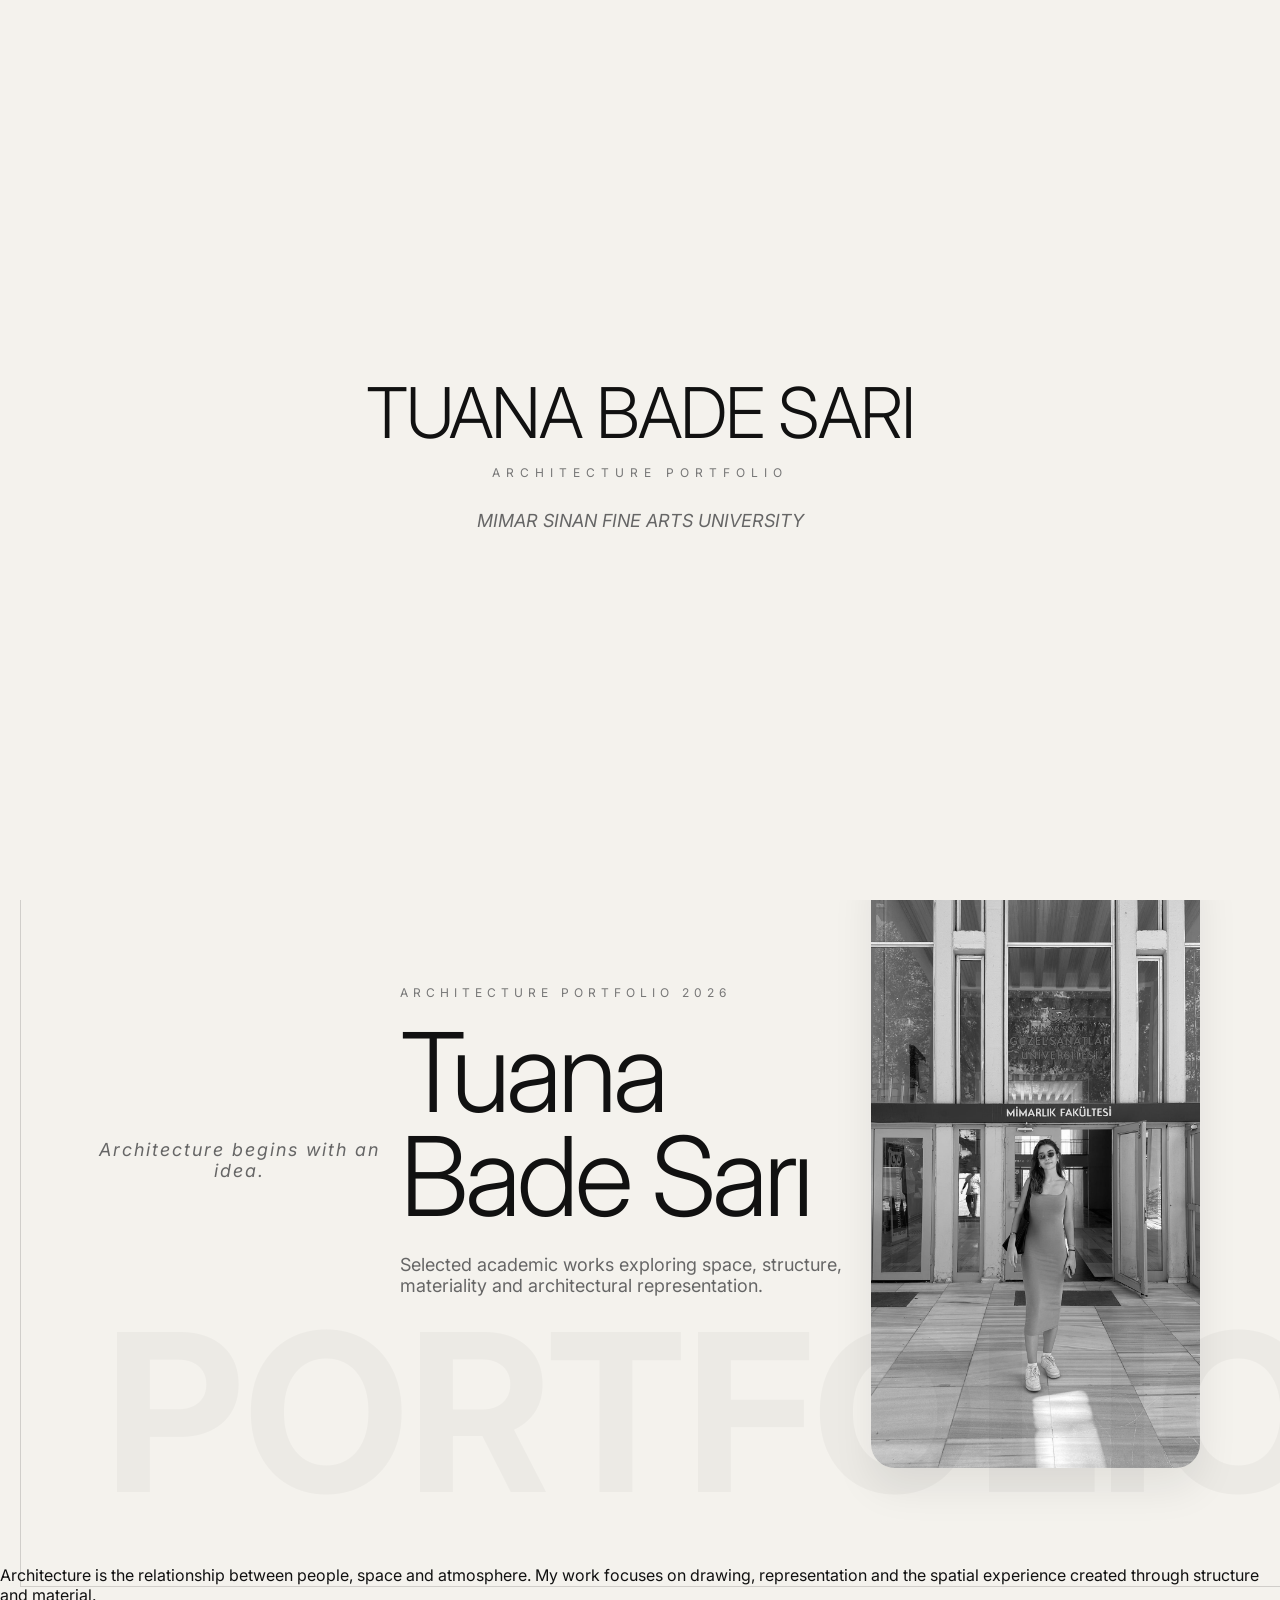
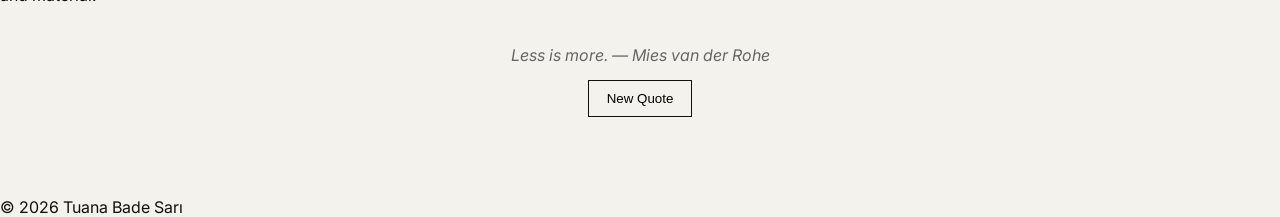
<file: index.html>
<!DOCTYPE html>
<html lang="tr">

<head>
    <meta charset="UTF-8">
    <meta name="viewport" content="width=device-width, initial-scale=1.0">
    <title>Tuana Bade Sarı</title>

    <link rel="stylesheet" href="style.css">
</head>

<body>

<div id="loader">

    <div class="loader-content">

        <h1>TUANA BADE SARI</h1>

        <p>ARCHITECTURE PORTFOLIO</p>

        <span>MIMAR SINAN FINE ARTS UNIVERSITY </span>

    </div>

</div>
    <!-- HEADER -->

    <header class="top">
<div class="portfolio-counter">

    <span>
        PORTFOLIO EXPLORATIONS
    </span>

    <h2 id="projectViews">0</h2>

</div>
        <div class="name">
            TUANA BADE SARI
        </div>

        <nav>

            <a href="about.html" class="cta">
                About
            </a>

            <a href="contact.html" class="cta">
                Contact
            </a>

            <a href="project.html" class="cta">
                View Projects
            </a>

        </nav>

    </header>

    <!-- HERO -->
<div class="studio-clock">

    <span>
        WORKING BETWEEN SPACE & TIME
    </span>

    <h2 id="clock"></h2>

    <p id="date"></p>

    <p class="location">
        ISTANBUL, TR
    </p>

</div>
    <section class="hero">
<div class="architect-message">

    <p id="greeting"></p>

</div>
        <div class="hero-text">

            <p class="portfolio-label">
                ARCHITECTURE PORTFOLIO 2026
            </p>

            <h1>
                Tuana <br>
                Bade Sarı
            </h1>

            <p class="hero-description">
                Selected academic works exploring space,
                structure, materiality and architectural representation.
            </p>

        </div>

        <div class="hero-image">
            <img src="WhatsApp Image 2026-05-31 at 15.47.54.jpeg"
                 alt="Tuana Bade Sarı">
        </div>

    </section>

    <!-- INTRO -->

    <section class="intro">

        <p>
            Architecture is the relationship between people,
            space and atmosphere. My work focuses on drawing,
            representation and the spatial experience created
            through structure and material.
        </p>

    </section>

    <!-- ARCHITECT QUOTE -->

    <section class="quote-mini">

        <p id="quote">
            Less is more. — Mies van der Rohe
        </p>

        <button id="quoteBtn">
            New Quote
        </button>

    </section>

    <!-- FOOTER -->

    <footer>

        <p>
            © 2026 Tuana Bade Sarı
        </p>

    </footer>
<button id="themeBtn" class="theme-btn">
    Dark Mode
</button>
    <script src="script.js"></script>

</body>

</html>
</file>
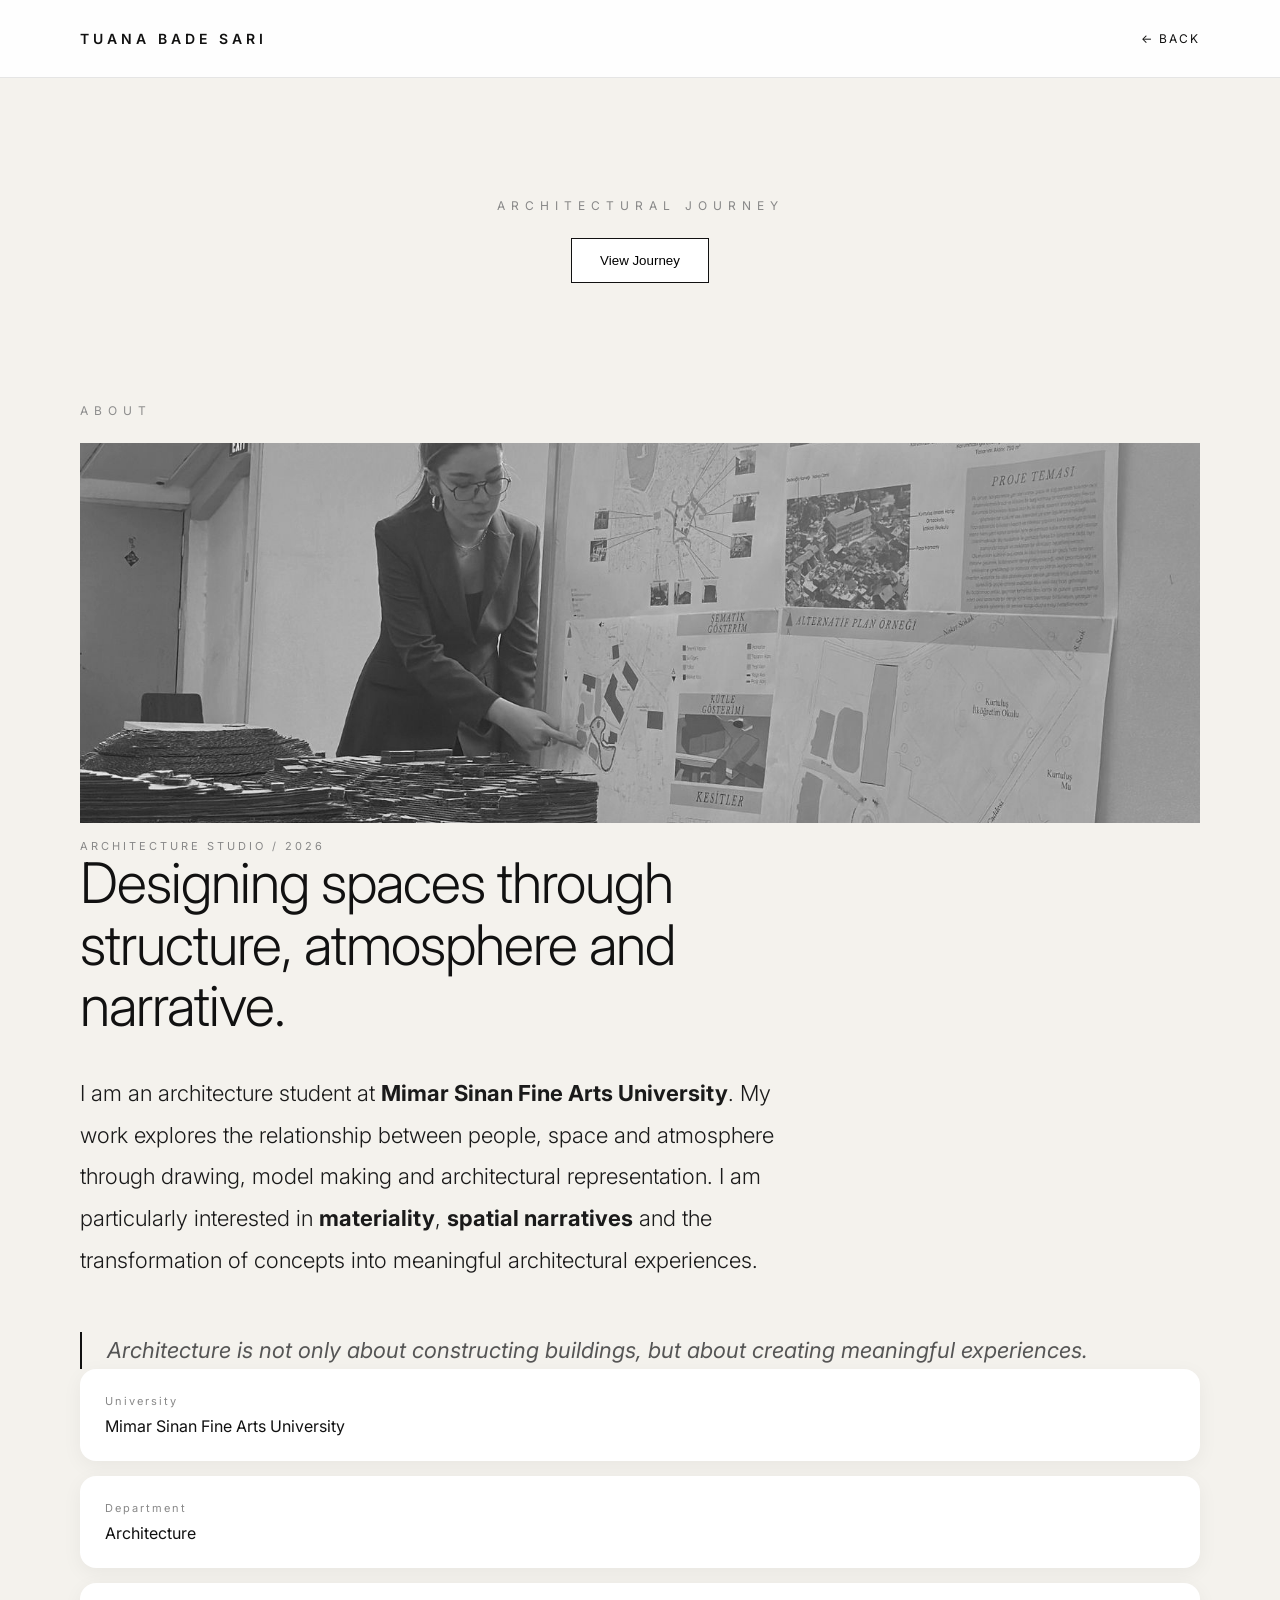
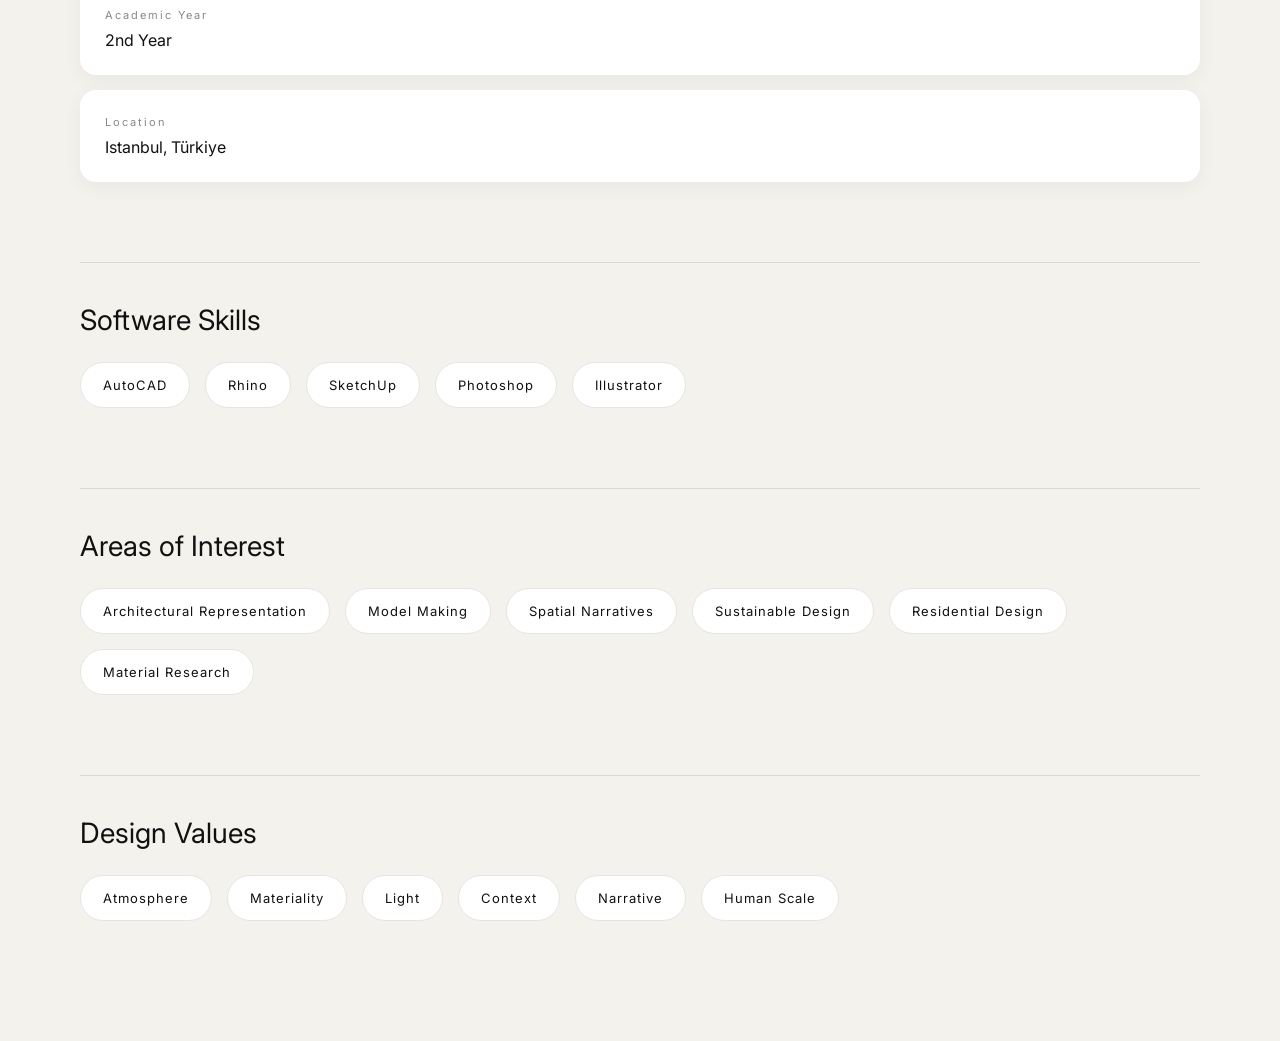
<file: about.html>
<!DOCTYPE html>
<html lang="en">

<head>

    <meta charset="UTF-8">
    <meta name="viewport" content="width=device-width, initial-scale=1.0">

    <title>About | Tuana Bade Sarı</title>

    <link rel="stylesheet" href="style.css">

</head>

<body>

    <!-- HEADER -->

    <header class="top">

        <div class="name">
            TUANA BADE SARI
        </div>

        <nav>

            <a href="index.html" class="back-btn">
                ← Back
            </a>

        </nav>

    </header>

    <!-- JOURNEY -->

    <section class="journey">

        <span class="journey-label">
            ARCHITECTURAL JOURNEY
        </span>

        <button id="journeyBtn">
            View Journey
        </button>

        <div id="journeyContent" class="journey-content">

            <div class="journey-item">
                <h3>2024</h3>
                <p>Beginning Architectural Education</p>
            </div>

            <div class="journey-line"></div>

            <div class="journey-item">
                <h3>2025</h3>
                <p>Exploring Residential Design</p>
            </div>

            <div class="journey-line"></div>

            <div class="journey-item">
                <h3>2026</h3>
                <p>Developing Digital Portfolio</p>
            </div>

        </div>

    </section>

    <!-- ABOUT -->

    <section id="about" class="about">

        <div class="about-header">

            <span class="about-label">
                ABOUT
            </span>

            <div class="about-photo">

                <img src="WhatsApp Image 2026-05-31 at 17.02.25.jpeg"
                     alt="Tuana Bade Sarı">

                <div class="photo-caption">
                    ARCHITECTURE STUDIO / 2026
                </div>

            </div>

            <h2>
                Designing spaces through
                structure, atmosphere and narrative.
            </h2>

        </div>

        <p class="about-main">

            I am an architecture student at
            <strong>Mimar Sinan Fine Arts University</strong>.

            My work explores the relationship between
            people, space and atmosphere through drawing,
            model making and architectural representation.

            I am particularly interested in
            <strong>materiality</strong>,
            <strong>spatial narratives</strong>
            and the transformation of concepts into
            meaningful architectural experiences.

        </p>

        <div class="quote">

            <p>
                Architecture is not only about constructing
                buildings, but about creating meaningful
                experiences.
            </p>

        </div>

        <!-- INFO -->

        <div class="about-info">

            <div class="info-box">
                <span>University</span>
                <h4>Mimar Sinan Fine Arts University</h4>
            </div>

            <div class="info-box">
                <span>Department</span>
                <h4>Architecture</h4>
            </div>

            <div class="info-box">
                <span>Academic Year</span>
                <h4>2nd Year</h4>
            </div>

            <div class="info-box">
                <span>Location</span>
                <h4>Istanbul, Türkiye</h4>
            </div>

        </div>

        <!-- SOFTWARE -->

        <div class="software">

            <h3>Software Skills</h3>

            <div class="software-list">

                <span>AutoCAD</span>
                <span>Rhino</span>
                <span>SketchUp</span>
                <span>Photoshop</span>
                <span>Illustrator</span>

            </div>

        </div>

        <!-- INTERESTS -->

        <div class="interests">

            <h3>Areas of Interest</h3>

            <div class="interest-grid">

                <span>Architectural Representation</span>
                <span>Model Making</span>
                <span>Spatial Narratives</span>
                <span>Sustainable Design</span>
                <span>Residential Design</span>
                <span>Material Research</span>

            </div>

        </div>

        <!-- DESIGN VALUES -->

        <div class="interests">

            <h3>Design Values</h3>

            <div class="interest-grid">

                <span>Atmosphere</span>
                <span>Materiality</span>
                <span>Light</span>
                <span>Context</span>
                <span>Narrative</span>
                <span>Human Scale</span>

            </div>

        </div>

    </section>

    <script src="script.js"></script>

</body>

</html>
</file>
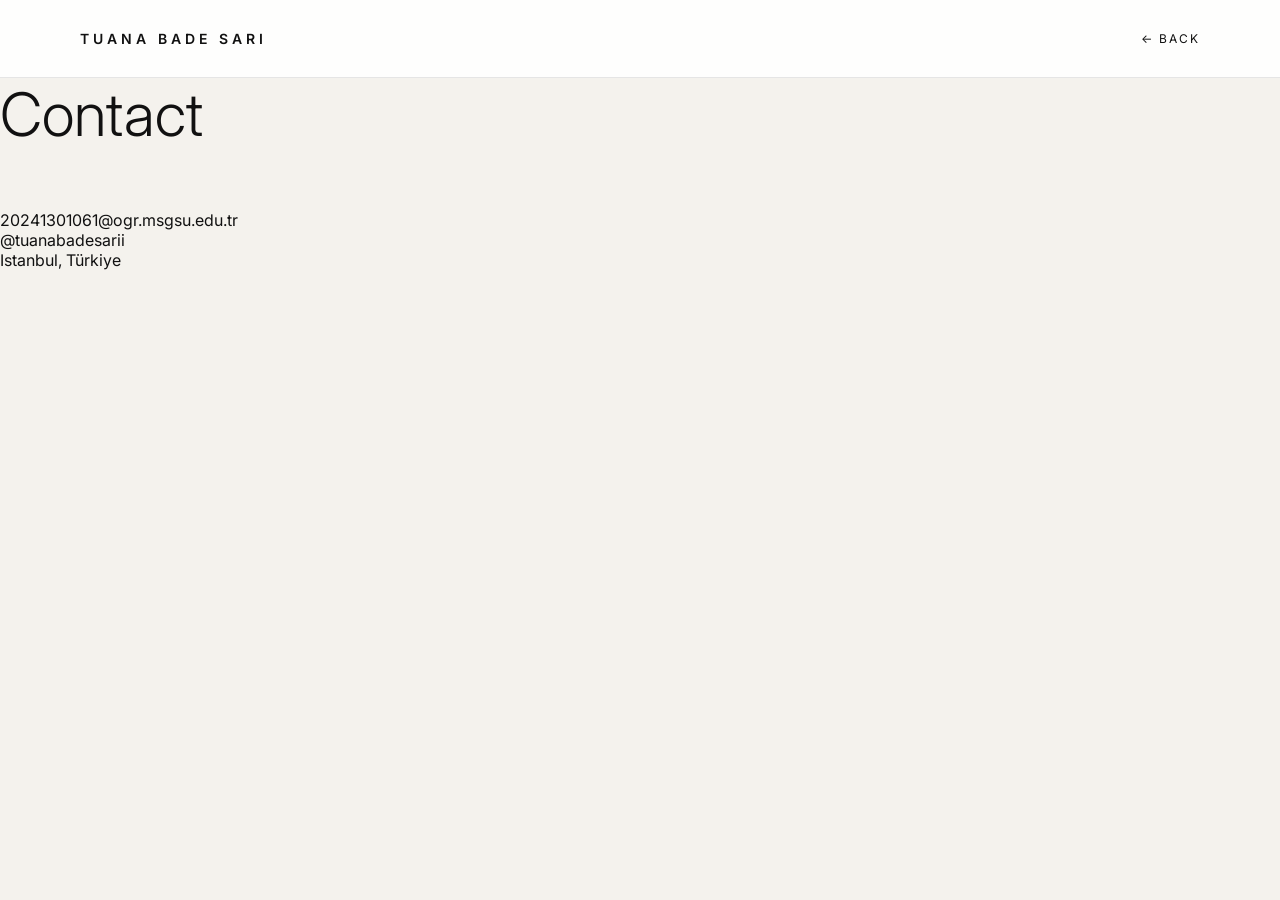
<file: contact.html>
<!DOCTYPE html>
<section id="about" class="contact">

<html lang="en">

<head>
<meta charset="UTF-8">
<meta name="viewport" content="width=device-width, initial-scale=1.0">
<title>Contact</title>

<link rel="stylesheet" href="style.css">
</head>

<body>

<header class="top">

    <div class="name">
        TUANA BADE SARI
    </div>

    <nav>
        <a href="index.html">← Back</a>
    </nav>

</header>

<section id="contact" class="contact">

    <h2 class="section-title">
        Contact
    </h2>

    <p>20241301061@ogr.msgsu.edu.tr</p>

    <p>@tuanabadesarii</p>

    <p>Istanbul, Türkiye</p>

</section>

</body>
</file>
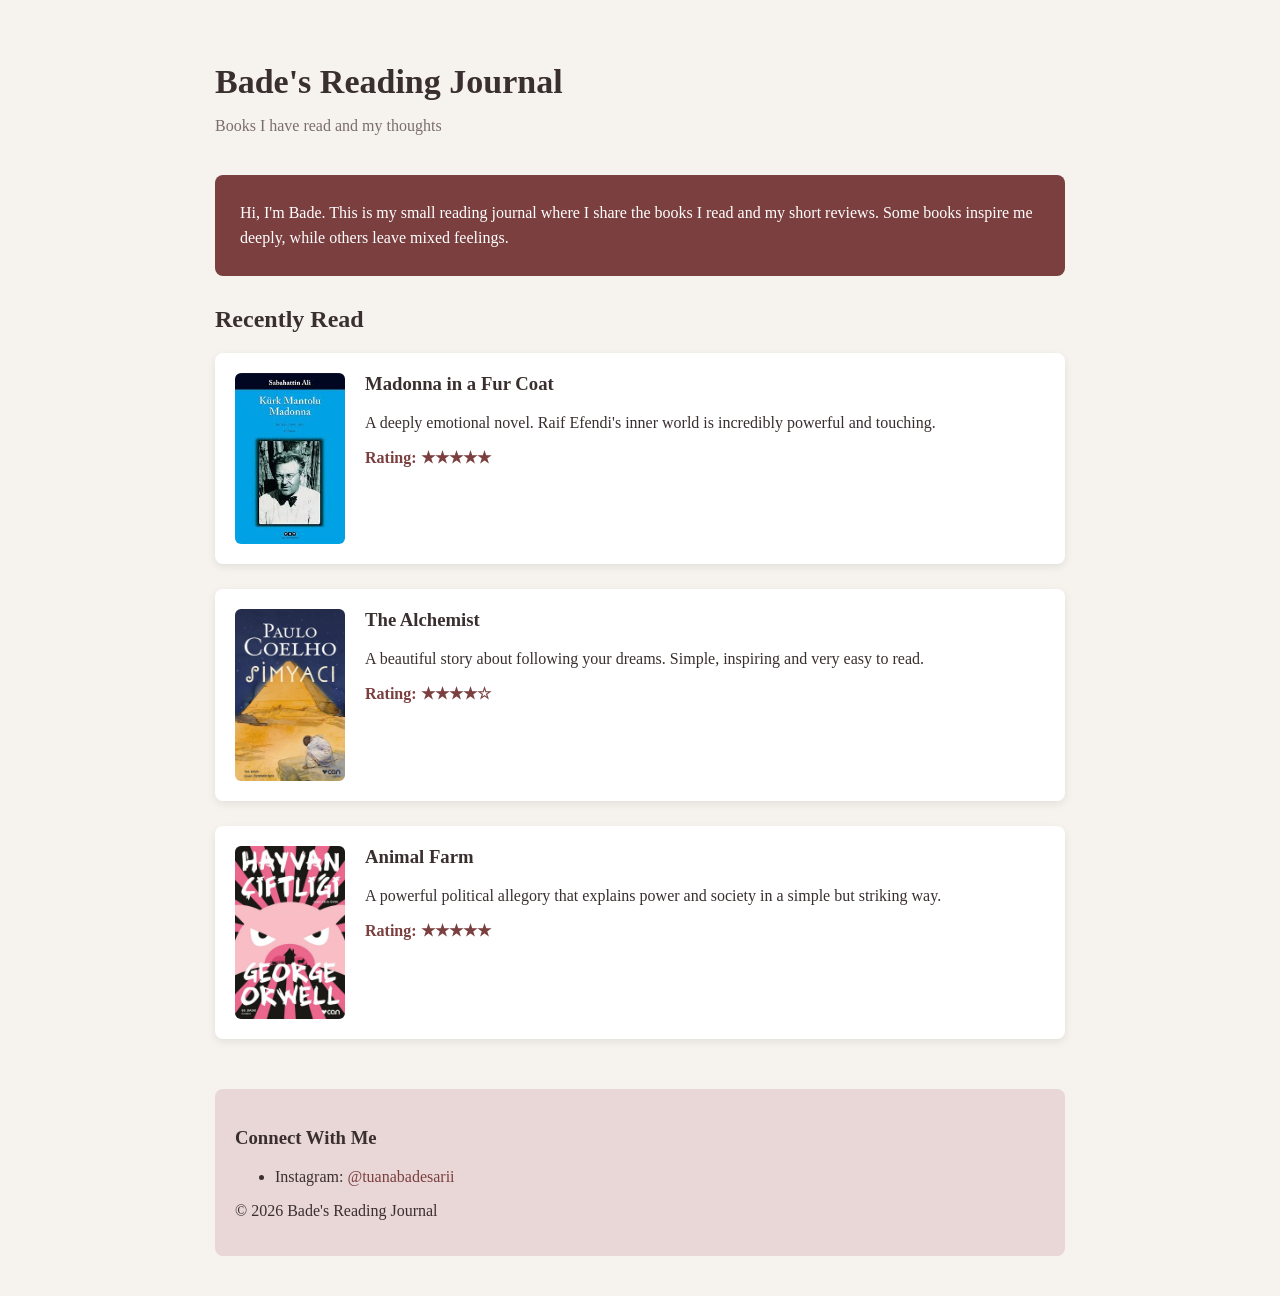
<file: index1.html>
<!DOCTYPE html>
<html>

<head>

<meta charset="UTF-8">
<title>Bade's Reading Journal</title>

<style>

body{
background:#f6f3ef;
font-family: Georgia, serif;
margin:0;
padding:0;
color:#3a2f2f;
}

.container{
max-width:850px;
margin:auto;
padding:40px;
}

header{
margin-bottom:40px;
}

h1{
font-size:34px;
margin-bottom:5px;
}

.subtitle{
color:#7a6d6d;
}

.intro{
background:#7b3f3f;
color:white;
padding:25px;
border-radius:8px;
margin:30px 0;
line-height:1.6;
}

.book{
display:flex;
background:white;
padding:20px;
border-radius:8px;
margin-bottom:25px;
box-shadow:0 3px 8px rgba(0,0,0,0.08);
}

.book img{
width:110px;
margin-right:20px;
border-radius:6px;
}

.book-info h3{
margin-top:0;
}

.rating{
margin-top:10px;
color:#7b3f3f;
font-weight:bold;
}

.footer{
margin-top:50px;
background:#e9d7d7;
padding:20px;
border-radius:8px;
}

.footer a{
color:#7b3f3f;
text-decoration:none;
}

</style>

</head>

<body>

<div class="container">

<header>

<h1>Bade's Reading Journal</h1>
<p class="subtitle">Books I have read and my thoughts</p>

</header>

<div class="intro">

Hi, I'm Bade.  
This is my small reading journal where I share the books I read and my short reviews.  
Some books inspire me deeply, while others leave mixed feelings.

</div>

<h2>Recently Read</h2>

<div class="book">

<img src="kürk mantolo madonna.jpg">

<div class="book-info">

<h3>Madonna in a Fur Coat</h3>

<p>
A deeply emotional novel.  
Raif Efendi's inner world is incredibly powerful and touching.
</p>

<p class="rating">Rating: ★★★★★</p>

</div>

</div>


<div class="book">

<img src="simyacı.jpg">

<div class="book-info">

<h3>The Alchemist</h3>

<p>
A beautiful story about following your dreams.  
Simple, inspiring and very easy to read.
</p>

<p class="rating">Rating: ★★★★☆</p>

</div>

</div>


<div class="book">

<img src="wh_7ef1af605.jpg">

<div class="book-info">

<h3>Animal Farm</h3>

<p>
A powerful political allegory that explains power and society in a simple but striking way.
</p>

<p class="rating">Rating: ★★★★★</p>

</div>

</div>


<div class="footer">

<h3>Connect With Me</h3>

<ul>

<li>Instagram: <a href="#">@tuanabadesarii</a></li>

</ul>

<p>© 2026 Bade's Reading Journal</p>

</div>

</div>

</body>

</html>
</file>
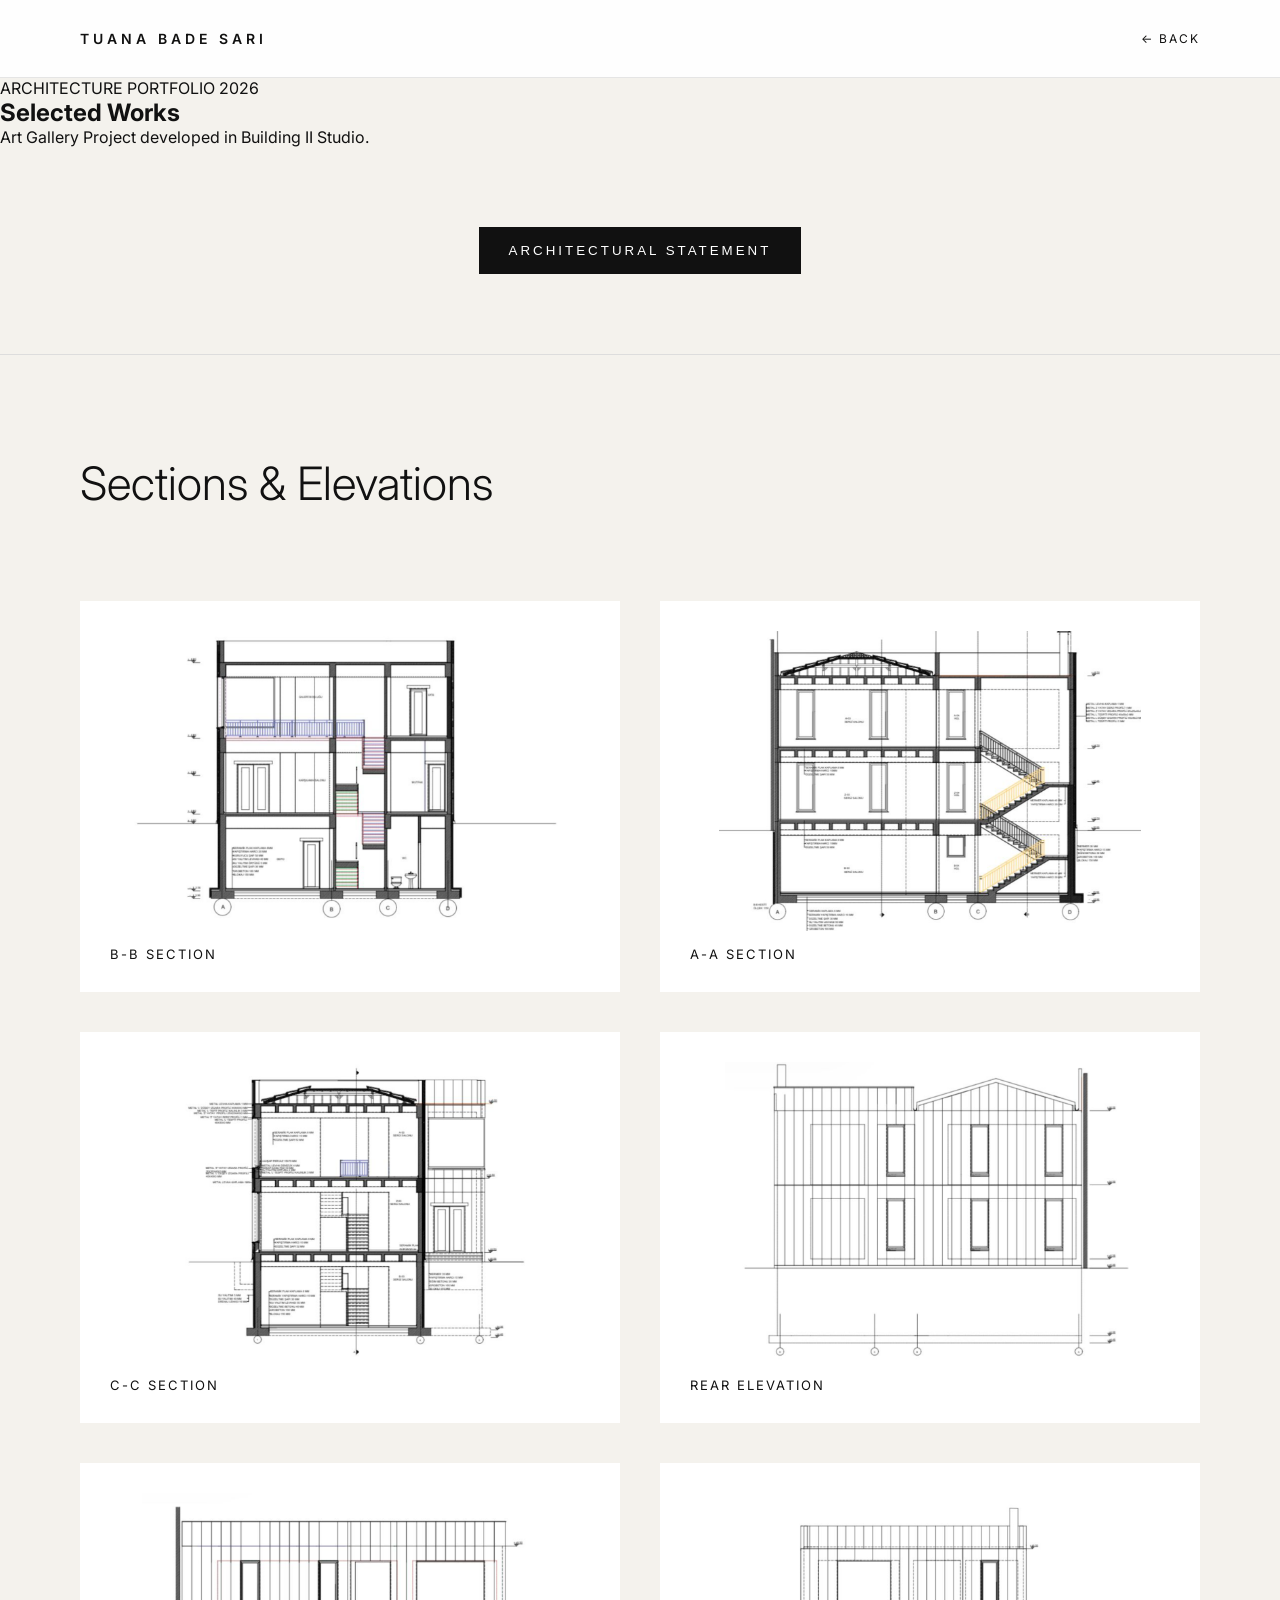
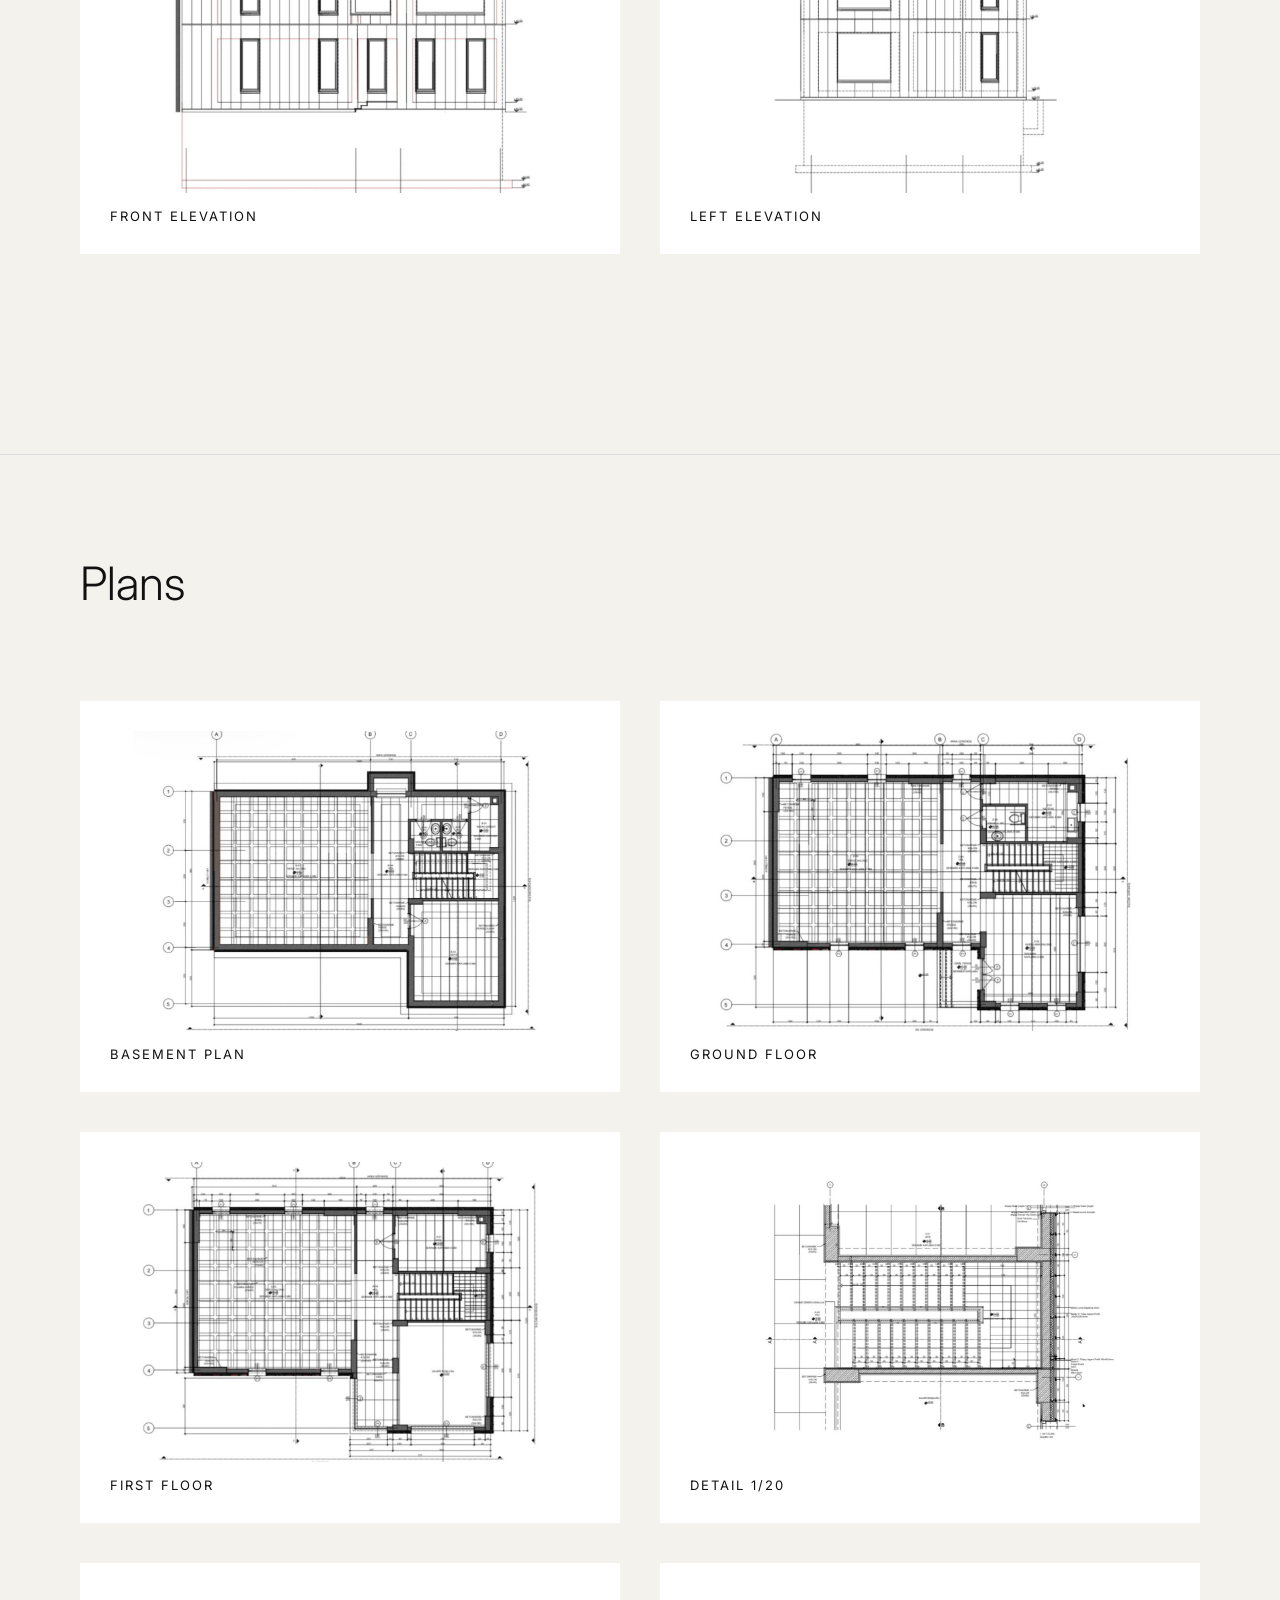
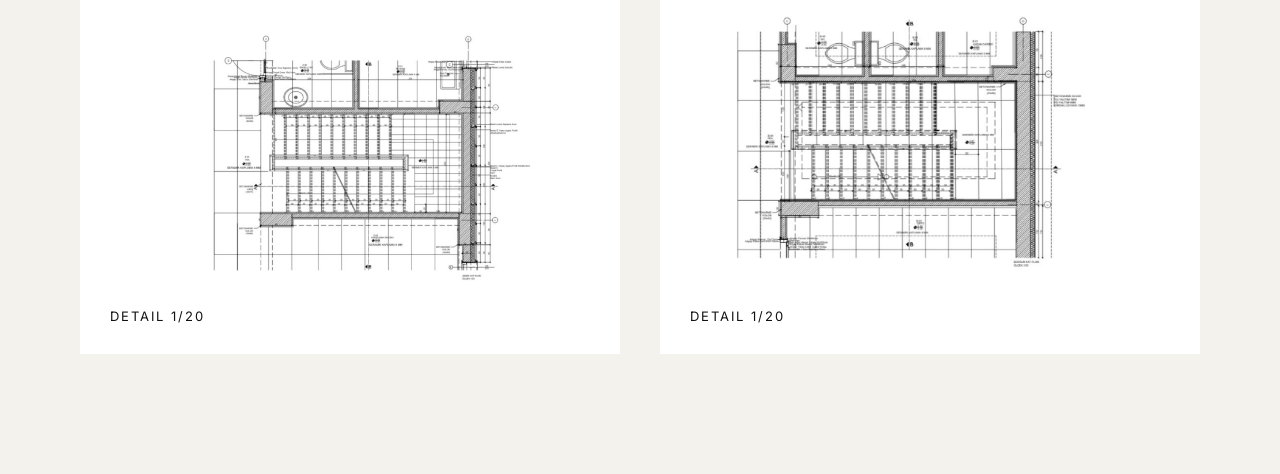
<file: project.html>
<!DOCTYPE html>
<html lang="en">

<head>

    <meta charset="UTF-8">
    <meta name="viewport" content="width=device-width, initial-scale=1.0">

    <title>Selected Works | Tuana Bade Sarı</title>

    <link rel="stylesheet" href="style.css">

</head>

<body>

    <!-- HEADER -->

    <header class="top">

        <div class="name">
            TUANA BADE SARI
        </div>

        <nav>

            <a href="index.html" class="back-btn">
                ← Back
            </a>

        </nav>

    </header>

    <!-- INTRO -->

    <section class="title-band">

        <span>
            ARCHITECTURE PORTFOLIO 2026
        </span>

        <h1>
            Selected Works
        </h1>

        <p>
            Art Gallery Project developed in Building II Studio.
        </p>

    </section>

    <!-- ARCHITECTURAL STATEMENT -->

    <section class="project-story">

        <button id="storyBtn">

            ARCHITECTURAL STATEMENT

        </button>

        <div id="storyText">

            <p>

                This art gallery project was developed as part of the
                Building II Design Studio and explores the relationship
                between exhibition spaces, circulation, and spatial
                experience.

                <br><br>

                The design is organized around a sequence of
                interconnected gallery spaces that guide visitors
                through different layers of visual and spatial
                engagement.

                <br><br>

                Natural light, structural rhythm, and carefully framed
                views play a significant role in shaping the atmosphere
                of the building.

                <br><br>

                Through the balance of openness and enclosure, the
                design encourages exploration, reflection and
                interaction.

            </p>

        </div>

    </section>

    <!-- SECTIONS -->

    <section class="project-section">

        <h2>
            Sections & Elevations
        </h2>

    </section>

    <section class="pafta">

        <div class="pafta-item">
            <img src="bb kesit.png" alt="">
            <p>B-B SECTION</p>
        </div>

        <div class="pafta-item">
            <img src="aa kesit.png" alt="">
            <p>A-A SECTION</p>
        </div>

        <div class="pafta-item">
            <img src="cc kesit.png" alt="">
            <p>C-C SECTION</p>
        </div>

        <div class="pafta-item">
            <img src="arka görünüş.png" alt="">
            <p>REAR ELEVATION</p>
        </div>

        <div class="pafta-item">
            <img src="ön görünüş.png" alt="">
            <p>FRONT ELEVATION</p>
        </div>

        <div class="pafta-item">
            <img src="sol görünüş.png" alt="">
            <p>LEFT ELEVATION</p>
        </div>

    </section>

    <!-- PLANS -->

    <section class="project-section">

        <h2>
            Plans
        </h2>

    </section>

    <section class="pafta">

        <div class="pafta-item">
            <img src="bodrum 150.png" alt="">
            <p>BASEMENT PLAN</p>
        </div>

        <div class="pafta-item">
            <img src="zemin 150.png" alt="">
            <p>GROUND FLOOR</p>
        </div>

        <div class="pafta-item">
            <img src="1. kat 150.png" alt="">
            <p>FIRST FLOOR</p>
        </div>

        <div class="pafta-item">
            <img src="1. 120.png" alt="">
            <p>DETAIL 1/20</p>
        </div>

        <div class="pafta-item">
            <img src="zemin 120.png" alt="">
            <p>DETAIL 1/20</p>
        </div>

        <div class="pafta-item">
            <img src="bodrum 120.png" alt="">
            <p>DETAIL 1/20</p>
        </div>

    </section>

    <!-- LIGHTBOX -->

    <div id="lightbox" class="lightbox">

        <span class="back-close">

            ← Back

        </span>

        <img id="lightbox-img">

    </div>

    <script src="script.js"></script>

</body>

</html>
</file>
<file: style.css>
@import url('https://fonts.googleapis.com/css2?family=Inter:wght@300;400;500;600&display=swap');

*{
    margin:0;
    padding:0;
    box-sizing:border-box;
}

html{
    scroll-behavior:smooth;
}

body{
    font-family:'Inter',sans-serif;
    background:#f4f2ed;
    color:#111;
    overflow-x:hidden;
}
.top{
    display:flex;
    justify-content:space-between;
    align-items:center;
    padding:30px 80px;
    background:rgba(255,255,255,.9);
    border-bottom:1px solid #e5e5e5;
    position:sticky;
    top:0;
    z-index:1000;
}

.name{
    font-size:14px;
    font-weight:600;
    letter-spacing:4px;
}

nav{
    display:flex;
    gap:30px;
}

nav a{
    text-decoration:none;
    color:#111;
    font-size:12px;
    letter-spacing:2px;
    text-transform:uppercase;
    transition:.3s;
}

nav a:hover{
    opacity:.5;
}
.hero{
    min-height:90vh;
    display:flex;
    justify-content:space-between;
    align-items:center;
    padding:0 80px;
    position:relative;
}

.hero::after{
    content:"PORTFOLIO";
    position:absolute;
    right:-40px;
    bottom:20px;
    font-size:220px;
    font-weight:700;
    color:rgba(0,0,0,.03);
}

.hero-text{
    max-width:650px;
}

.portfolio-label{
    font-size:12px;
    letter-spacing:5px;
    color:#777;
    margin-bottom:20px;
}

.hero h1{
    font-size:110px;
    font-weight:300;
    line-height:.95;
    letter-spacing:-4px;
    margin-bottom:25px;
}

.hero-description{
    max-width:500px;
    color:#666;
    font-size:18px;
    margin-bottom:40px;
}
.cta{
    display:inline-block;
    padding:16px 32px;
    background:#111;
    color:white;
    text-decoration:none;
    transition:.3s;
}

.cta:hover{
    transform:translateY(-3px);
}

.hero-image img{
    width:100%;
    height:500px;

    object-fit:cover;

    border-radius:24px;

    filter:grayscale(100%) contrast(105%);

    transition:0.7s ease;

    box-shadow:0 20px 40px rgba(0,0,0,.08);
}

.hero-image img:hover{
    filter:grayscale(0%) contrast(105%);
    transform:scale(1.04);
}
.hero-image img{
    width:100%;
    height:620px;
    object-fit:cover;
    filter:grayscale(100%);
    box-shadow:0 20px 40px rgba(0,0,0,.08);
}

.hero-image::before{
    content:"";
    position:absolute;
    top:20px;
    left:20px;
    width:100%;
    height:100%;
    border:1px solid rgba(0,0,0,.15);
    z-index:-1;
}
.about{
    padding:120px 80px;
}

.section-title{
    font-size:60px;
    font-weight:300;
    margin-bottom:60px;
}

.about-container{
    display:flex;
    gap:100px;
}

.about-text{
    flex:2;
}

.about-info{
    flex:1;
}

.about-label{
    display:block;
    margin-bottom:20px;
    font-size:12px;
    letter-spacing:4px;
    color:#888;
}

.about-main{
    font-size:22px;
    line-height:1.8;
}
.info-box{
    background:white;
    padding:25px;
    border-radius:16px;
    margin-bottom:15px;
    transition:.3s;
    box-shadow:0 5px 20px rgba(0,0,0,.05);
}

.info-box:hover{
    transform:translateY(-5px);
}

.info-box span{
    display:block;
    font-size:11px;
    letter-spacing:2px;
    color:#888;
    margin-bottom:8px;
}

.info-box h4{
    font-weight:400;
}
.project-section{
    padding:100px 80px 20px;
}

.project-section h2{
    font-size:46px;
    font-weight:300;
}

.pafta{

    display:grid;

    grid-template-columns:
    repeat(2,1fr);

    gap:40px;

    padding:60px 80px 120px;
}

.pafta-item{
    background:white;
    padding:30px;
    transition:.3s;
}
.pafta-item img{

    width:100%;

    height:300px;

    object-fit:contain;

    background:white;
}
.project-section{

    padding:100px 80px 30px;

    border-top:1px solid #ddd;

    margin-top:80px;
}


.pafta-item:hover{
    transform:translateY(-5px);
}

.pafta-item img{
    width:100%;
    display:block;
    cursor:pointer;
}

.pafta-item p{
    margin-top:15px;
    font-size:13px;
    letter-spacing:2px;
}
.about-container{
    display:grid;
    grid-template-columns:2fr 350px 1fr;
    gap:60px;
    align-items:start;
}

.about-photo{
    overflow:hidden;
}

.about-photo img{
    width:100%;
    height:380px;

    object-fit:cover;

    filter:grayscale(100%) contrast(105%);

    transition:0.6s ease;
}

.about-photo img:hover{
    filter:grayscale(0%) contrast(105%);
    transform:scale(1.04);
}
.software{
    margin-top:80px;
}

.software h3,
.interests h3{
    font-size:28px;
    font-weight:400;
    margin-bottom:25px;
}

.software-list,
.interest-grid{
    display:flex;
    flex-wrap:wrap;
    gap:15px;
}

.software-list span,
.interest-grid span{
    background:white;

    padding:14px 22px;

    border:1px solid #e5e5e5;

    border-radius:50px;

    font-size:13px;

    letter-spacing:1px;

    transition:.3s;
}

.software-list span:hover,
.interest-grid span:hover{
    background:#111;
    color:white;
    transform:translateY(-3px);
}
.software,
.interests{
    margin-top:80px;
    padding-top:40px;
    border-top:1px solid #d8d8d8;
}
.photo-caption{
    margin-top:12px;

    font-size:11px;

    letter-spacing:3px;

    color:#888;
}
.about-main{
    max-width:700px;

    font-size:22px;

    line-height:1.9;

    font-weight:300;

    color:#1a1a1a;
}

.about-header h2{
    font-size:56px;

    font-weight:300;

    line-height:1.1;

    letter-spacing:-1px;

    margin-bottom:35px;

    max-width:800px;
}

.about-label{
    display:block;

    font-size:12px;

    letter-spacing:6px;

    color:#8d8d8d;

    margin-bottom:25px;
}
.quote{
    margin-top:50px;

    padding-left:25px;

    border-left:2px solid #111;
}

.quote p{
    font-size:22px;

    line-height:1.7;

    font-style:italic;

    color:#555;
}
.lightbox{
    display:none;

    position:fixed;

    inset:0;

    background:rgba(0,0,0,.95);

    justify-content:center;
    align-items:center;

    z-index:9999;
}

.lightbox img{
    max-width:95%;
    max-height:95%;
}

.back-close{
    position:absolute;

    top:40px;
    left:40px;

    color:white;

    font-size:14px;

    letter-spacing:2px;

    cursor:pointer;
}
.quote-mini{

    text-align:center;

    margin:40px 0 80px 0;

}

.quote-mini p{

    font-size:16px;

    color:#666;

    margin-bottom:15px;

    font-style:italic;

}

.quote-mini button{

    padding:10px 18px;

    border:1px solid #111;

    background:transparent;

    cursor:pointer;

}
.theme-btn{
    position:fixed;
    bottom:30px;
    left:30px;

    padding:12px 20px;

    background:#111;
    color:white;

    border:none;
    cursor:pointer;

    font-size:12px;
    letter-spacing:2px;

    z-index:9999;
}
.dark{
    background:#111;
    color:white;
}

.dark .top{
    background:#1a1a1a;
    border-bottom:1px solid #333;
}

.dark nav a{
    color:white;
}

.dark .portfolio-label{
    color:#bbb;
}

.dark .hero-description{
    color:#bbb;
}

.dark .info-box{
    background:#1e1e1e;
    color:white;
}

.dark .software-list span,
.dark .interest-grid span{
    background:#1e1e1e;
    color:white;
    border-color:#333;
}

.dark footer{
    color:#bbb;
}
.architect-message{

    text-align:center;

    margin:40px 0;

    font-size:18px;

    letter-spacing:2px;

    color:#666;

    font-style:italic;

}
.portfolio-counter{

    text-align:center;

    margin:80px 0;
}

.portfolio-counter span{

    display:block;

    font-size:12px;

    letter-spacing:6px;

    color:#888;

    margin-bottom:15px;
}

.portfolio-counter h2{

    font-size:72px;

    font-weight:300;

    letter-spacing:-2px;
}
.journey{

    margin-top:120px;

    text-align:center;
}

.journey-label{

    display:block;

    letter-spacing:6px;

    font-size:12px;

    color:#888;

    margin-bottom:25px;
}

#journeyBtn{

    padding:14px 28px;

    border:1px solid #111;

    background:white;

    cursor:pointer;

    transition:.3s;
}

#journeyBtn:hover{

    background:#111;

    color:white;
}

.journey-content{

    display:none;

    margin-top:60px;
}

.journey-item{

    margin:30px 0;
}

.journey-item h3{

    font-size:42px;

    font-weight:300;
}

.journey-item p{

    color:#666;

    letter-spacing:1px;
}

.journey-line{

    width:1px;

    height:50px;

    background:#ccc;

    margin:auto;
}
#loader{

    position:fixed;

    inset:0;

    background:#f4f2ed;

    display:flex;

    justify-content:center;

    align-items:center;

    z-index:999999;

    transition:1s;
}

.loader-content{

    text-align:center;
}

.loader-content h1{

    font-size:70px;

    font-weight:300;

    letter-spacing:-2px;

    margin-bottom:10px;
}

.loader-content p{

    letter-spacing:6px;

    font-size:12px;

    color:#777;

    margin-bottom:30px;
}

.loader-content span{

    font-size:18px;

    color:#666;

    font-style:italic;
}
.studio-clock{

    text-align:center;

    margin:120px 0;
}

.studio-clock span{

    display:block;

    font-size:11px;

    letter-spacing:8px;

    color:#888;

    margin-bottom:20px;
}

.studio-clock h2{

    font-size:90px;

    font-weight:200;

    letter-spacing:-3px;

    line-height:1;

    margin-bottom:15px;
}

.studio-clock p{

    font-size:12px;

    letter-spacing:4px;

    color:#777;

    margin-top:8px;
}

.location{

    margin-top:15px;

    letter-spacing:6px;
}
.project-story{

    max-width:900px;

    margin:80px auto;

    text-align:center;
}

#storyBtn{

    background:#111;

    color:white;

    border:none;

    padding:16px 30px;

    letter-spacing:3px;

    cursor:pointer;
}

#storyText{

    display:none;

    margin-top:40px;

    padding:40px;

    background:white;

    line-height:2;

    color:#555;
}
.pafta-item img{

    image-rendering:auto;

    object-fit:contain;

}
@media(max-width:900px){

    .pafta{

        grid-template-columns:1fr;
    }

}
</file>
